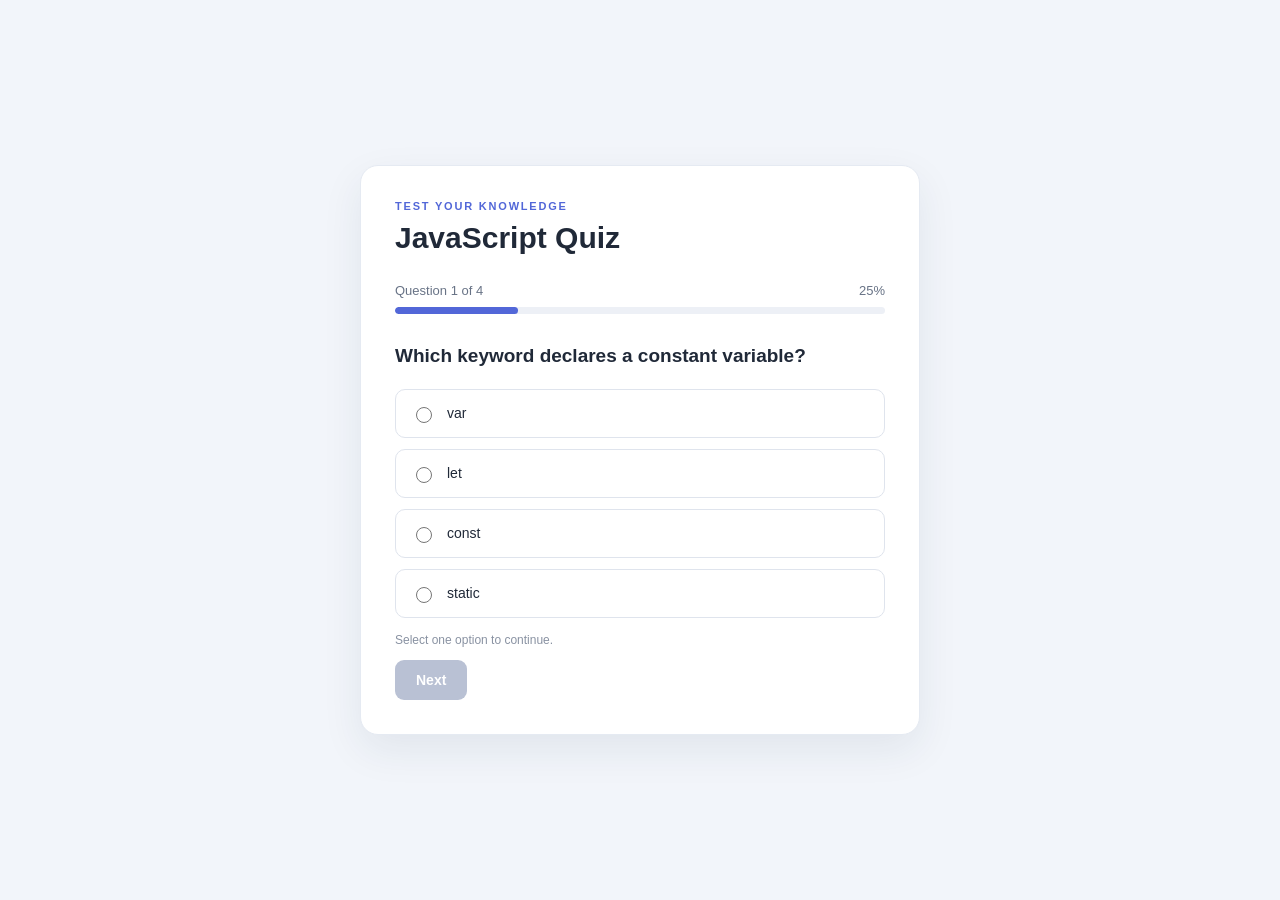
<file: index.html>
<!DOCTYPE html>
<html lang="en">
<head>
  <meta charset="UTF-8">
  <meta name="viewport" content="width=device-width, initial-scale=1.0">
  <title>JavaScript Multiple-Choice Quiz</title>
  <link rel="stylesheet" href="style.css">
  <script src="script.js" defer></script>
</head>
<body>
  <main class="quiz-card">
    <header>
      <p class="eyebrow">TEST YOUR KNOWLEDGE</p>
      <h1>JavaScript Quiz</h1>
    </header>

    <section id="question-screen">
      <div class="progress-line">
        <span id="question-count">Question 1 of 4</span>
        <span id="progress-percent">25%</span>
      </div>
      <div class="progress-track"><div id="progress-fill"></div></div>

      <h2 id="question-text"></h2>
      <form id="options-form">
        <div id="options-container" class="options"></div>
        <p id="selection-message" class="selection-message" aria-live="polite">Select one option to continue.</p>
        <button id="next-button" class="primary-btn" type="button" disabled>Next</button>
      </form>
    </section>

    <section id="result-screen" class="result-screen" hidden aria-live="polite">
      <p class="eyebrow">QUIZ COMPLETED</p>
      <div id="score" class="score">3 / 4</div>
      <p id="percentage" class="percentage">You scored 75%.</p>
      <h2 id="result-message">Good job!</h2>
      <button id="restart-button" class="primary-btn" type="button">Restart Quiz</button>
    </section>
  </main>
</body>
</html>
</file>
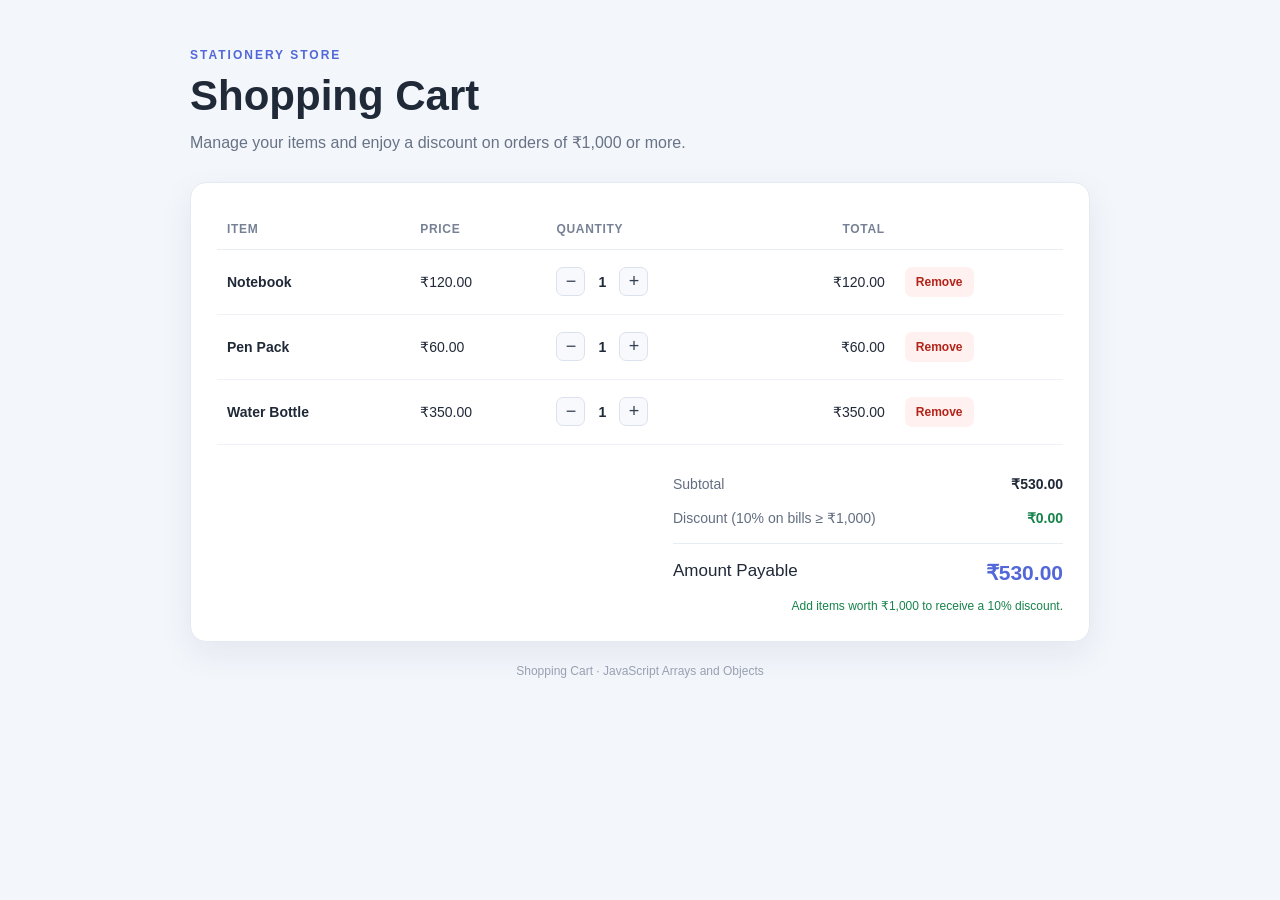
<file: Scenario_1_Shopping_Cart/index.html>
<!DOCTYPE html>
<html lang="en">
<head>
  <meta charset="UTF-8">
  <meta name="viewport" content="width=device-width, initial-scale=1.0">
  <title>Shopping Cart with Discount</title>
  <link rel="stylesheet" href="style.css">
  <script src="script.js" defer></script>
</head>
<body>
  <main class="container">
    <header class="page-header">
      <p class="eyebrow">STATIONERY STORE</p>
      <h1>Shopping Cart</h1>
      <p class="subtitle">Manage your items and enjoy a discount on orders of ₹1,000 or more.</p>
    </header>

    <section class="cart-card" aria-label="Shopping cart">
      <div id="cart-content">
        <div class="table-wrap">
          <table>
            <thead>
              <tr>
                <th>Item</th>
                <th>Price</th>
                <th>Quantity</th>
                <th class="right">Total</th>
                <th><span class="sr-only">Action</span></th>
              </tr>
            </thead>
            <tbody id="cart-items"></tbody>
          </table>
        </div>

        <div class="summary">
          <div class="summary-row">
            <span>Subtotal</span>
            <strong id="subtotal">₹0.00</strong>
          </div>
          <div class="summary-row discount-row">
            <span>Discount (10% on bills ≥ ₹1,000)</span>
            <strong id="discount">₹0.00</strong>
          </div>
          <div class="summary-row grand-total">
            <span>Amount Payable</span>
            <strong id="payable">₹0.00</strong>
          </div>
          <p id="discount-note" class="note" aria-live="polite"></p>
        </div>
      </div>

      <div id="empty-cart" class="empty-state" hidden>
        <div class="empty-icon">🛒</div>
        <h2>Your cart is empty.</h2>
        <p>Add stationery items to see your bill here.</p>
        <button type="button" class="primary-btn" id="restore-cart">Restore Items</button>
      </div>
    </section>
    <footer>Shopping Cart · JavaScript Arrays and Objects</footer>
  </main>
</body>
</html>
</file>
<file: style.css>
* { box-sizing: border-box; }
:root { font-family: Arial, Helvetica, sans-serif; color: #202938; background: #f2f5fa; }
body { margin: 0; min-height: 100vh; display: grid; place-items: center; padding: 24px 14px; }
.quiz-card { width: min(100%, 560px); background: #fff; border: 1px solid #e5eaf2; border-radius: 18px; padding: 34px; box-shadow: 0 15px 40px rgba(30,45,75,.08); }
header { margin-bottom: 28px; }
.eyebrow { color: #5267d8; font-size: 11px; font-weight: 700; letter-spacing: 1.8px; margin: 0 0 9px; }
h1 { font-size: 30px; margin: 0; }
.progress-line { display: flex; justify-content: space-between; color: #687386; font-size: 13px; margin-bottom: 9px; }
.progress-track { height: 7px; background: #edf0f6; border-radius: 20px; overflow: hidden; margin-bottom: 28px; }
#progress-fill { height: 100%; width: 25%; background: #5267d8; border-radius: inherit; transition: width .2s ease; }
h2 { font-size: 19px; line-height: 1.45; margin: 0 0 19px; }
.options { display: grid; gap: 11px; }
.option { display: flex; align-items: center; gap: 12px; padding: 14px 15px; border: 1px solid #dfe4ed; border-radius: 10px; cursor: pointer; transition: .15s ease; }
.option:hover { border-color: #aab5f6; background: #f8f9ff; }
.option:has(input:checked) { border-color: #5267d8; background: #f0f2ff; }
.option input { accent-color: #5267d8; width: 16px; height: 16px; }
.option span { font-size: 14px; }
.selection-message { color: #8992a2; font-size: 12px; min-height: 17px; margin: 15px 0 10px; }
.primary-btn { background: #5267d8; color: #fff; border: 0; border-radius: 9px; padding: 12px 21px; font-size: 14px; font-weight: 700; cursor: pointer; }
.primary-btn:hover:not(:disabled) { background: #4054c4; }
.primary-btn:disabled { background: #b9c1d4; cursor: not-allowed; }
.result-screen { text-align: center; padding: 24px 0 8px; }
.result-screen .eyebrow { margin-bottom: 20px; }
.score { color: #5267d8; font-size: clamp(54px, 12vw, 72px); font-weight: 700; letter-spacing: -3px; margin: 8px 0; }
.percentage { color: #687386; margin: 8px 0 4px; }
.result-screen h2 { margin: 8px 0 24px; font-size: 20px; }
@media (max-width: 480px) { .quiz-card { padding: 25px 19px; } h1 { font-size: 27px; } }
</file>
<file: Scenario_1_Shopping_Cart/style.css>
* { box-sizing: border-box; }
:root {
  font-family: Arial, Helvetica, sans-serif;
  color: #202938;
  background: #f3f6fb;
}
body { margin: 0; min-height: 100vh; padding: 48px 18px; }
.container { width: min(100%, 900px); margin: 0 auto; }
.page-header { margin-bottom: 26px; }
.eyebrow { color: #5267d8; font-size: 12px; font-weight: 700; letter-spacing: 2px; margin: 0 0 10px; }
h1 { font-size: clamp(30px, 5vw, 42px); margin: 0 0 10px; }
.subtitle { color: #687386; line-height: 1.6; margin: 0; }
.cart-card { background: #fff; border: 1px solid #e5eaf2; border-radius: 16px; padding: 26px; box-shadow: 0 12px 35px rgba(30, 45, 75, .07); }
.table-wrap { overflow-x: auto; }
table { width: 100%; border-collapse: collapse; min-width: 590px; }
th { text-align: left; color: #778195; font-size: 12px; text-transform: uppercase; letter-spacing: .7px; padding: 13px 10px; border-bottom: 1px solid #e9edf4; }
td { padding: 17px 10px; border-bottom: 1px solid #eef1f6; font-size: 14px; }
.item-name { font-weight: 700; }
.price, .line-total { white-space: nowrap; }
.right { text-align: right; }
.quantity-control { display: inline-flex; align-items: center; gap: 10px; }
.qty-btn { border: 1px solid #dce2ed; background: #f8f9fc; color: #344054; border-radius: 7px; width: 29px; height: 29px; font-size: 18px; cursor: pointer; }
.qty-btn:hover { background: #e9edff; border-color: #aeb9ff; }
.qty-value { min-width: 14px; text-align: center; font-weight: 700; }
.remove-btn { border: 0; color: #b42318; background: #fff1f0; border-radius: 7px; padding: 8px 11px; cursor: pointer; font-size: 12px; font-weight: 700; }
.remove-btn:hover { background: #ffdedb; }
.summary { width: min(100%, 390px); margin: 22px 0 0 auto; }
.summary-row { display: flex; justify-content: space-between; gap: 18px; padding: 9px 0; color: #626e80; font-size: 14px; }
.summary-row strong { color: #202938; white-space: nowrap; }
.discount-row strong { color: #16834a; }
.grand-total { border-top: 1px solid #e8ecf3; margin-top: 8px; padding-top: 17px; font-size: 17px; color: #202938; }
.grand-total strong { color: #5267d8; font-size: 21px; }
.note { color: #16834a; font-size: 12px; text-align: right; min-height: 16px; margin: 5px 0 0; }
.empty-state { text-align: center; padding: 42px 15px; }
.empty-icon { font-size: 42px; }
.empty-state h2 { margin: 12px 0 7px; }
.empty-state p { color: #687386; }
.primary-btn { background: #5267d8; color: white; border: 0; border-radius: 8px; padding: 11px 17px; font-weight: 700; cursor: pointer; margin-top: 10px; }
footer { color: #98a1b1; text-align: center; font-size: 12px; padding: 22px; }
.sr-only { position: absolute; width: 1px; height: 1px; padding: 0; margin: -1px; overflow: hidden; clip: rect(0,0,0,0); white-space: nowrap; border: 0; }
@media (max-width: 600px) {
  body { padding: 28px 12px; }
  .cart-card { padding: 16px 12px; }
  .summary { width: 100%; }
}
</file>
